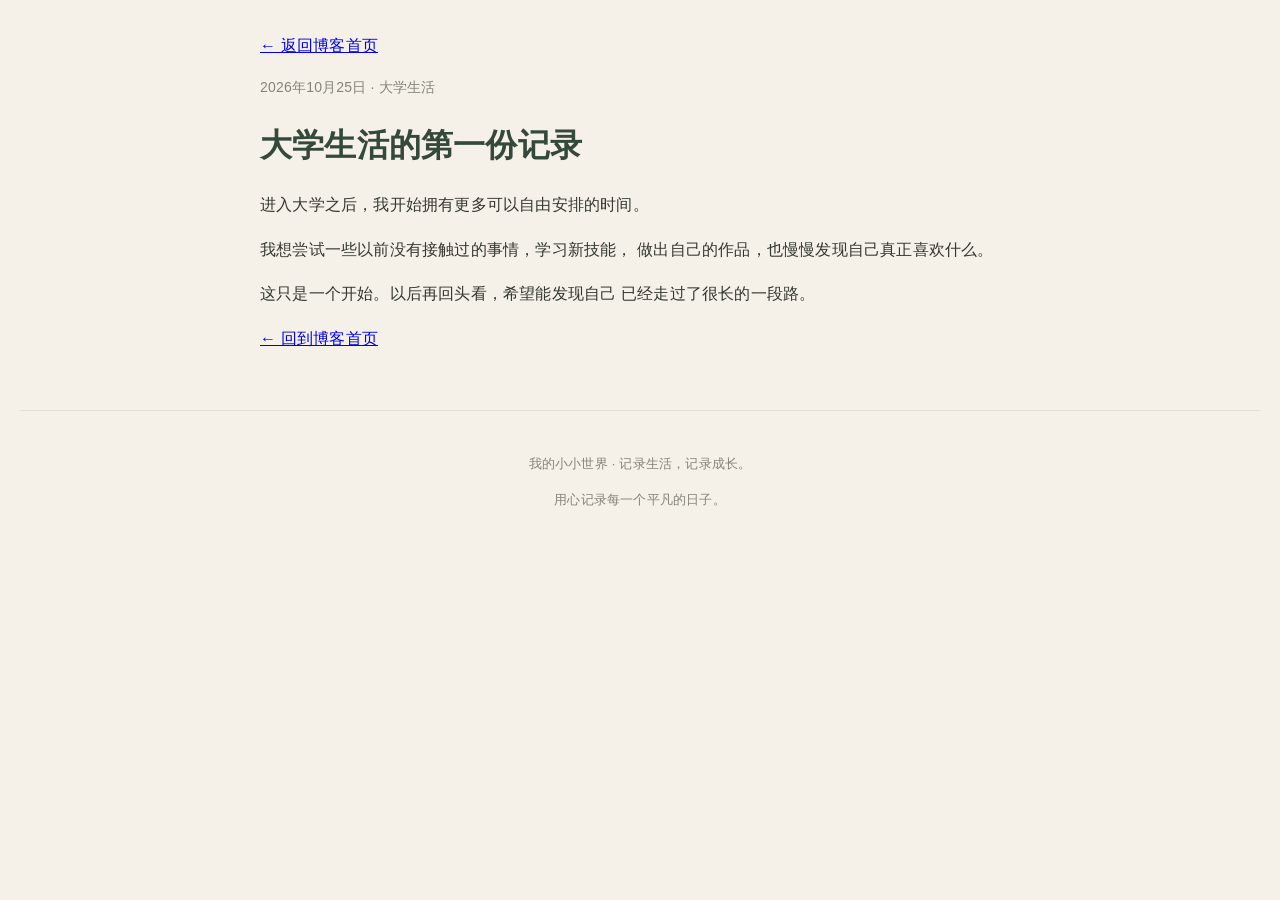
<file: article2.html>
<!DOCTYPE html>
<html lang="zh-CN">
<head>
    <meta charset="UTF-8">
    <meta name="viewport" content="width=device-width, initial-scale=1.0">
    <title>大学生活的第一份记录 - 我的博客</title>
    <link rel="stylesheet" href="style.css">
</head>
<body>
    <main>
        <a href="index.html">← 返回博客首页</a>

        <p class="date">2026年10月25日 · 大学生活</p>
        <h1>大学生活的第一份记录</h1>

        <p>进入大学之后，我开始拥有更多可以自由安排的时间。</p>

        <p>我想尝试一些以前没有接触过的事情，学习新技能，
        做出自己的作品，也慢慢发现自己真正喜欢什么。</p>

        <p>这只是一个开始。以后再回头看，希望能发现自己
        已经走过了很长的一段路。</p>

        <p><a href="index.html">← 回到博客首页</a></p>
    </main>
    
    <footer>
        <p>我的小小世界 · 记录生活，记录成长。</p>
        <p>用心记录每一个平凡的日子。</p>
    </footer>

</body>
</html>
</file>
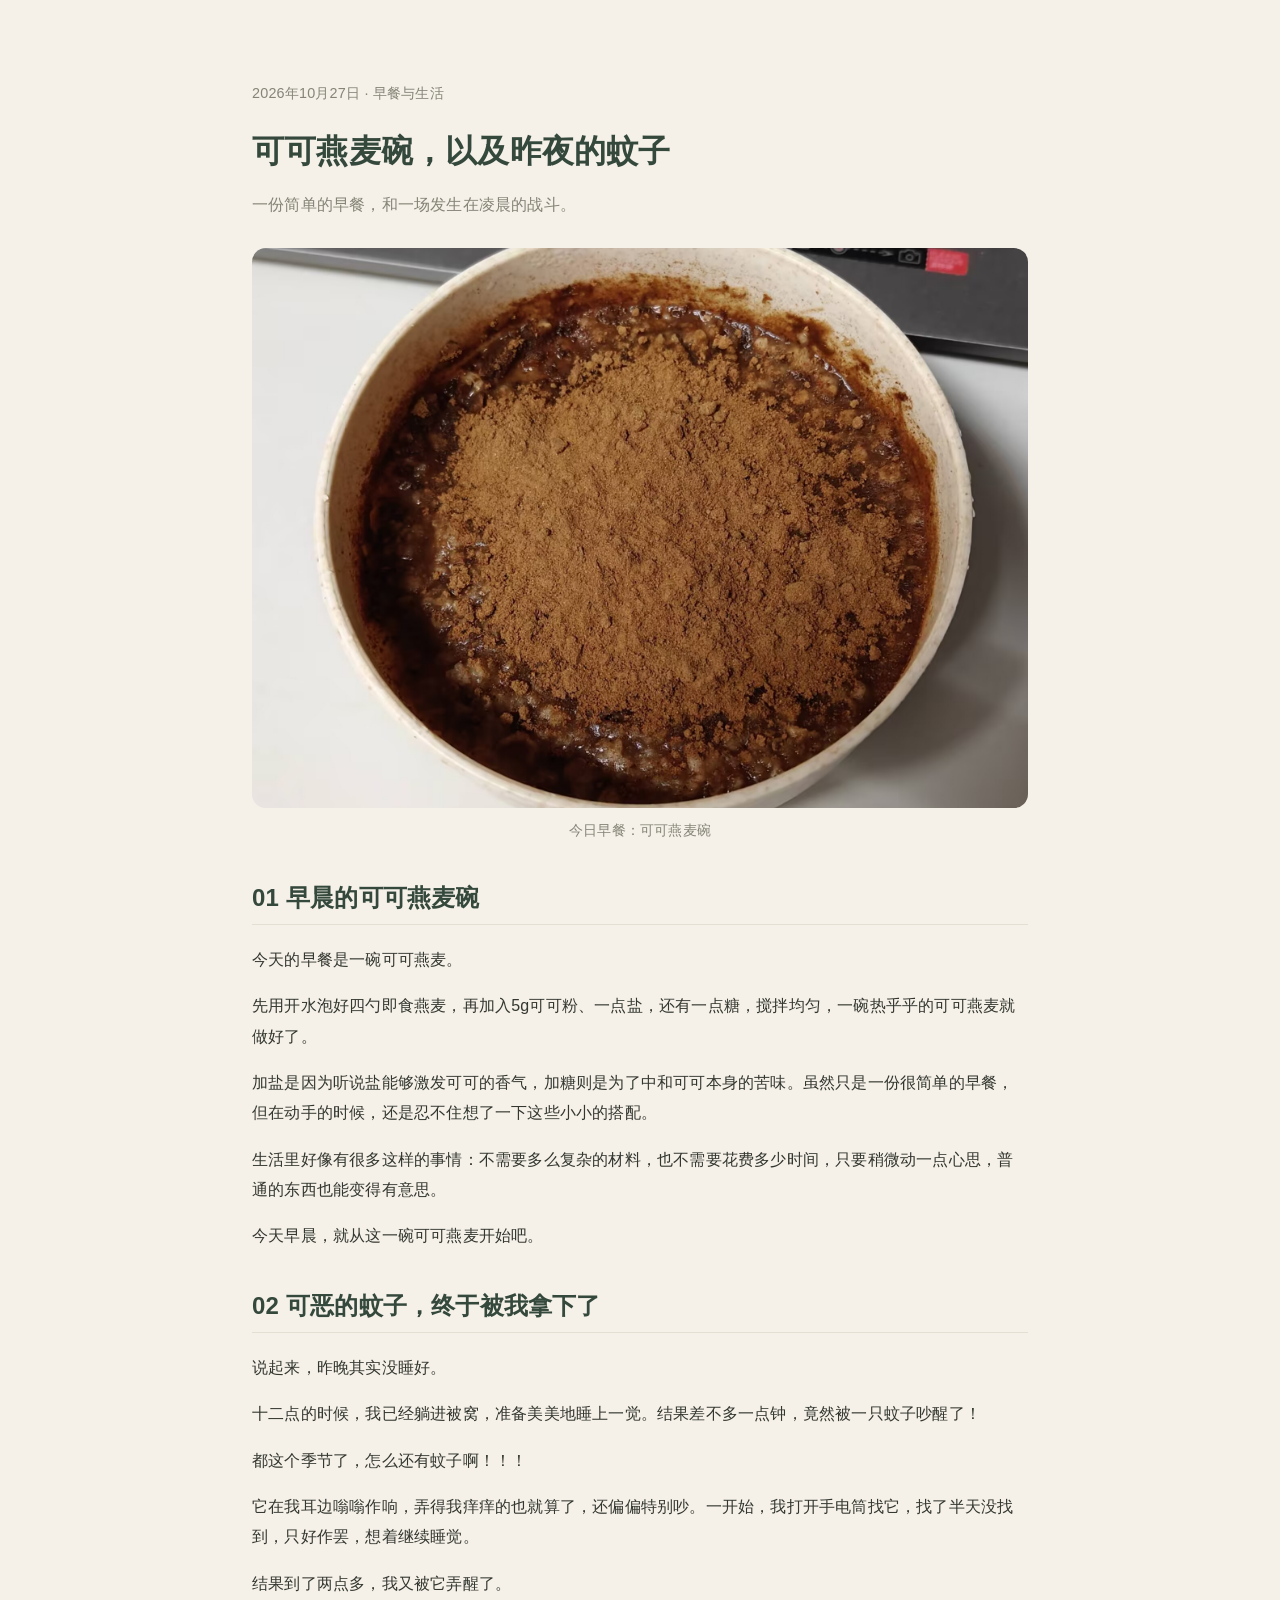
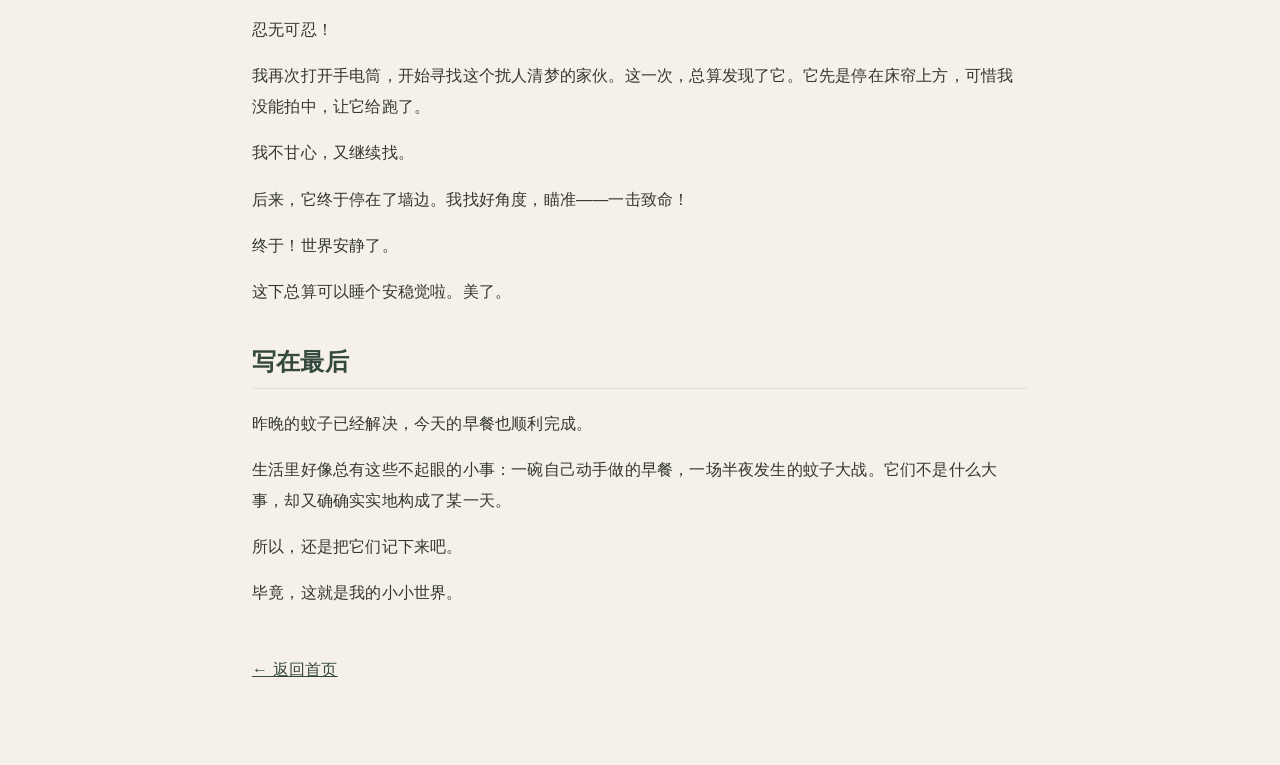
<file: breakfast.html>
<!DOCTYPE html>
<html lang="zh-CN">
<head>
  <meta charset="UTF-8">
  <meta name="viewport" content="width=device-width, initial-scale=1.0">
  <title>可可燕麦碗，以及昨夜的蚊子｜我的小小世界</title>
  <link rel="stylesheet" href="style.css">
  <style>
    .diary {
      max-width: 820px;
      margin: 48px auto;
      padding: 0 22px;
      line-height: 1.9;
    }
    .diary-date {
      color: var(--muted);
      font-size: 0.9rem;
    }
    .diary h1 {
      line-height: 1.4;
      margin-bottom: 12px;
    }
    .diary .intro {
      color: var(--muted);
      margin-bottom: 28px;
    }
    .breakfast-photo {
      display: block;
      width: 100%;
      max-height: 560px;
      object-fit: cover;
      border-radius: 14px;
      margin: 24px 0 10px;
    }
    .photo-caption {
      color: var(--muted);
      text-align: center;
      font-size: 0.85rem;
      margin-bottom: 32px;
    }
    .diary h2 {
      margin-top: 36px;
      padding-bottom: 8px;
      border-bottom: 1px solid var(--border);
    }
    .diary p {
      margin: 16px 0;
    }
    .back-home {
      display: inline-block;
      margin-top: 30px;
      color: var(--primary);
    }
  </style>
</head>
<body>
  <main class="diary">
    <div class="diary-date">2026年10月27日 · 早餐与生活</div>
    <h1>可可燕麦碗，以及昨夜的蚊子</h1>
    <p class="intro">一份简单的早餐，和一场发生在凌晨的战斗。</p>

    <img
      class="breakfast-photo"
      src="cocoa-oatmeal.jpg"
      alt="今天早晨制作的可可燕麦碗"
    >
    <div class="photo-caption">今日早餐：可可燕麦碗</div>

    <h2>01 早晨的可可燕麦碗</h2>
    <p>今天的早餐是一碗可可燕麦。</p>
    <p>先用开水泡好四勺即食燕麦，再加入5g可可粉、一点盐，还有一点糖，搅拌均匀，一碗热乎乎的可可燕麦就做好了。</p>
    <p>加盐是因为听说盐能够激发可可的香气，加糖则是为了中和可可本身的苦味。虽然只是一份很简单的早餐，但在动手的时候，还是忍不住想了一下这些小小的搭配。</p>
    <p>生活里好像有很多这样的事情：不需要多么复杂的材料，也不需要花费多少时间，只要稍微动一点心思，普通的东西也能变得有意思。</p>
    <p>今天早晨，就从这一碗可可燕麦开始吧。</p>

    <h2>02 可恶的蚊子，终于被我拿下了</h2>
    <p>说起来，昨晚其实没睡好。</p>
    <p>十二点的时候，我已经躺进被窝，准备美美地睡上一觉。结果差不多一点钟，竟然被一只蚊子吵醒了！</p>
    <p>都这个季节了，怎么还有蚊子啊！！！</p>
    <p>它在我耳边嗡嗡作响，弄得我痒痒的也就算了，还偏偏特别吵。一开始，我打开手电筒找它，找了半天没找到，只好作罢，想着继续睡觉。</p>
    <p>结果到了两点多，我又被它弄醒了。</p>
    <p>忍无可忍！</p>
    <p>我再次打开手电筒，开始寻找这个扰人清梦的家伙。这一次，总算发现了它。它先是停在床帘上方，可惜我没能拍中，让它给跑了。</p>
    <p>我不甘心，又继续找。</p>
    <p>后来，它终于停在了墙边。我找好角度，瞄准——一击致命！</p>
    <p>终于！世界安静了。</p>
    <p>这下总算可以睡个安稳觉啦。美了。</p>

    <h2>写在最后</h2>
    <p>昨晚的蚊子已经解决，今天的早餐也顺利完成。</p>
    <p>生活里好像总有这些不起眼的小事：一碗自己动手做的早餐，一场半夜发生的蚊子大战。它们不是什么大事，却又确确实实地构成了某一天。</p>
    <p>所以，还是把它们记下来吧。</p>
    <p>毕竟，这就是我的小小世界。</p>

    <a class="back-home" href="index.html">← 返回首页</a>
  </main>
</body>
</html>
</file>
<file: style.css>
/* 1. 全站基础设置 */
:root {
    --bg: #f5f1e9;
    --surface: #fffdf9;
    --text: #33372f;
    --muted: #858477;
    --primary: #35483c;
    --border: #e5dfd3;
    --radius: 16px;
}

* {
    box-sizing: border-box;
}

html {
    scroll-behavior: smooth;
}

body {
    margin: 0;
    padding: 32px 20px;
    background: var(--bg);
    color: var(--text);
    font-family: "Microsoft YaHei", sans-serif;
    line-height: 1.8;
}

main {
    max-width: 760px;
    margin: 0 auto;
}

/* 2. 顶部导航栏 */
.navbar {
    display: flex;
    justify-content: space-between;
    align-items: center;
    gap: 16px;
    padding: 16px 0;
    border-bottom: 1px solid var(--border);
}

.logo {
    color: var(--primary);
    font-size: 20px;
    font-weight: bold;
    text-decoration: none;
}

.nav-links {
    display: flex;
    flex-wrap: wrap;
    gap: 20px;
}

.nav-links a {
    color: var(--muted);
    font-size: 14px;
    text-decoration: none;
}

.nav-links a:hover {
    color: var(--primary);
}

/* 3. 首页标题 */
.hero {
    padding: 35px 0 20px;
}

h1,
h2 {
    color: var(--primary);
    line-height: 1.5;
}

.hero h1 {
    margin: 8px 0;
    font-size: clamp(28px, 5vw, 42px);
}

.date {
    color: var(--muted);
    font-size: 14px;
}

/* 4. 文章卡片 */
.card {
    margin-top: 24px;
    padding: 24px;
    overflow: hidden;
    background: var(--surface);
    border: 1px solid var(--border);
    border-radius: var(--radius);
    box-shadow: 0 4px 18px rgba(53, 72, 60, 0.04);
}


.cover {
    display: block;
    width: 100%;
    aspect-ratio: 16 / 9;
    height: auto;
    margin-bottom: 20px;
    border-radius: 12px;
    object-fit: cover;
    transition: transform 0.3s ease;
}

.card:hover .cover {
    transform: scale(1.02);
}


.read-more {
    display: inline-block;
    margin-top: 10px;
    color: var(--primary);
    font-weight: bold;
    text-decoration: none;
}

.read-more:hover {
    text-decoration: underline;
}

/* 5. 页脚 */
footer {
    margin-top: 40px;
    padding-top: 20px;
    border-top: 1px solid var(--border);
    color: var(--muted);
    font-size: 13px;
    text-align: center;
}

/* 手机屏幕适配 */
@media (max-width: 600px) {
    body {
        padding: 16px 14px;
    }

    .navbar {
        align-items: flex-start;
        flex-direction: column;
        gap: 8px;
    }

    .nav-links {
        gap: 18px;
    }

    .hero {
        padding: 26px 0 14px;
    }

    .card {
        padding: 18px;
        margin-top: 18px;
    }

    .cover {
        border-radius: 8px;
    }

    footer {
        margin-top: 28px;
    }
}

/* A4：交互细节优化 */

/* 导航链接平滑变色 */
.nav-links a {
    transition: color 0.25s ease;
}

/* 文章卡片轻微浮起 */
.card {
    transition:
        transform 0.25s ease,
        box-shadow 0.25s ease;
}

.card:hover {
    transform: translateY(-3px);
    box-shadow: 0 10px 28px rgba(53, 72, 60, 0.09);
}

/* 阅读按钮 */
.read-more {
    padding: 8px 0;
    transition: color 0.25s ease;
}

.read-more:hover {
    color: #8a6847;
}

/* 统一文字选中颜色 */
::selection {
    background: #d9e3d8;
    color: #35483c;
}

/* B1：文章搜索框 */
.search-area {
    margin: 20px 0 28px;
}

.search-area label {
    display: block;
    margin-bottom: 8px;
    color: var(--primary);
    font-weight: bold;
}

#article-search {
    width: 100%;
    padding: 13px 16px;
    border: 1px solid var(--border);
    border-radius: 10px;
    background: var(--surface);
    color: var(--text);
    font: inherit;
    outline: none;
    transition: border-color 0.2s ease,
                box-shadow 0.2s ease;
}

#article-search:focus {
    border-color: var(--primary);
    box-shadow: 0 0 0 3px rgba(53, 72, 60, 0.10);
}

#search-status {
    margin: 8px 0 0;
    color: var(--muted);
    font-size: 13px;
}

/* B2：文章分类 */
.category-area {
    display: flex;
    flex-wrap: wrap;
    gap: 10px;
    margin: 18px 0 24px;
}

.category-btn {
    padding: 8px 16px;
    border: 1px solid var(--border);
    border-radius: 999px;
    background: var(--surface);
    color: var(--muted);
    font: inherit;
    font-size: 14px;
    cursor: pointer;
    transition: background 0.2s ease,
                color 0.2s ease,
                border-color 0.2s ease;
}

.category-btn:hover,
.category-btn.active {
    background: var(--primary);
    color: white;
    border-color: var(--primary);
}

/* B3：深色模式主题 */
:root[data-theme="dark"] {
    --bg: #1c211f;
    --surface: #272e2a;
    --text: #e8e8df;
    --muted: #b0b5aa;
    --primary: #c1d6c4;
    --border: #414a43;
}

/* 深色模式下的导航栏 */
:root[data-theme="dark"] .nav-links a {
    color: var(--muted);
}

:root[data-theme="dark"] .nav-links a:hover {
    color: var(--primary);
}

/* 深色模式下的按钮 */
#theme-toggle {
    padding: 7px 12px;
    border: 1px solid var(--border);
    border-radius: 999px;
    background: var(--surface);
    color: var(--text);
    font: inherit;
    font-size: 13px;
    cursor: pointer;
    transition: background 0.2s ease,
                color 0.2s ease;
}

#theme-toggle:hover {
    border-color: var(--primary);
}

/* 主题变化时平滑过渡 */
body,
.card,
#article-search {
    transition: background-color 0.25s ease,
                color 0.25s ease,
                border-color 0.25s ease;
}

/* 手机屏幕下的主题按钮 */
@media (max-width: 600px) {
    #theme-toggle {
        margin-top: 4px;
    }
}

/* ===== 首页视觉美化：第一轮 ===== */

/* 让整个页面的文字更舒展 */
body {
  letter-spacing: 0.2px;
}

/* 首页主标题区域 */
.hero {
  padding-top: 52px;
  padding-bottom: 42px;
}

.hero h1 {
  line-height: 1.25;
  letter-spacing: -1px;
}

.hero p {
  line-height: 1.9;
  max-width: 680px;
}

/* 欢迎区域 */
.welcome {
  padding-top: 18px;
  padding-bottom: 28px;
}

.welcome h2 {
  line-height: 1.4;
  margin-bottom: 14px;
}

.welcome p {
  line-height: 1.9;
}

/* 搜索和分类区域 */
.search-area {
  margin-top: 24px;
  margin-bottom: 24px;
}

.category-area {
  margin-bottom: 30px;
}

/* 文章卡片：更轻盈的边框与阴影 */
.card {
  border: 1px solid #e8e0d3;
  box-shadow: 0 8px 28px rgba(54, 73, 61, 0.045);
  transition: transform 0.25s ease, box-shadow 0.25s ease;
}

.card:hover {
  transform: translateY(-3px);
  box-shadow: 0 14px 34px rgba(54, 73, 61, 0.09);
}

/* 文章标题更易阅读 */
.card h2 {
  line-height: 1.45;
  letter-spacing: -0.3px;
}

.card p {
  line-height: 1.8;
}

/* 图片圆角统一 */
.card img {
  border-radius: 14px;
}

/* 页脚留白 */
footer {
  margin-top: 56px;
  padding-top: 28px;
  padding-bottom: 36px;
}

/* 手机屏幕上适当缩小间距 */
@media (max-width: 600px) {
  .hero {
    padding-top: 32px;
    padding-bottom: 26px;
  }

  .welcome {
    padding-top: 8px;
    padding-bottom: 20px;
  }

  .card {
    border-radius: 18px;
  }
}
</file>
